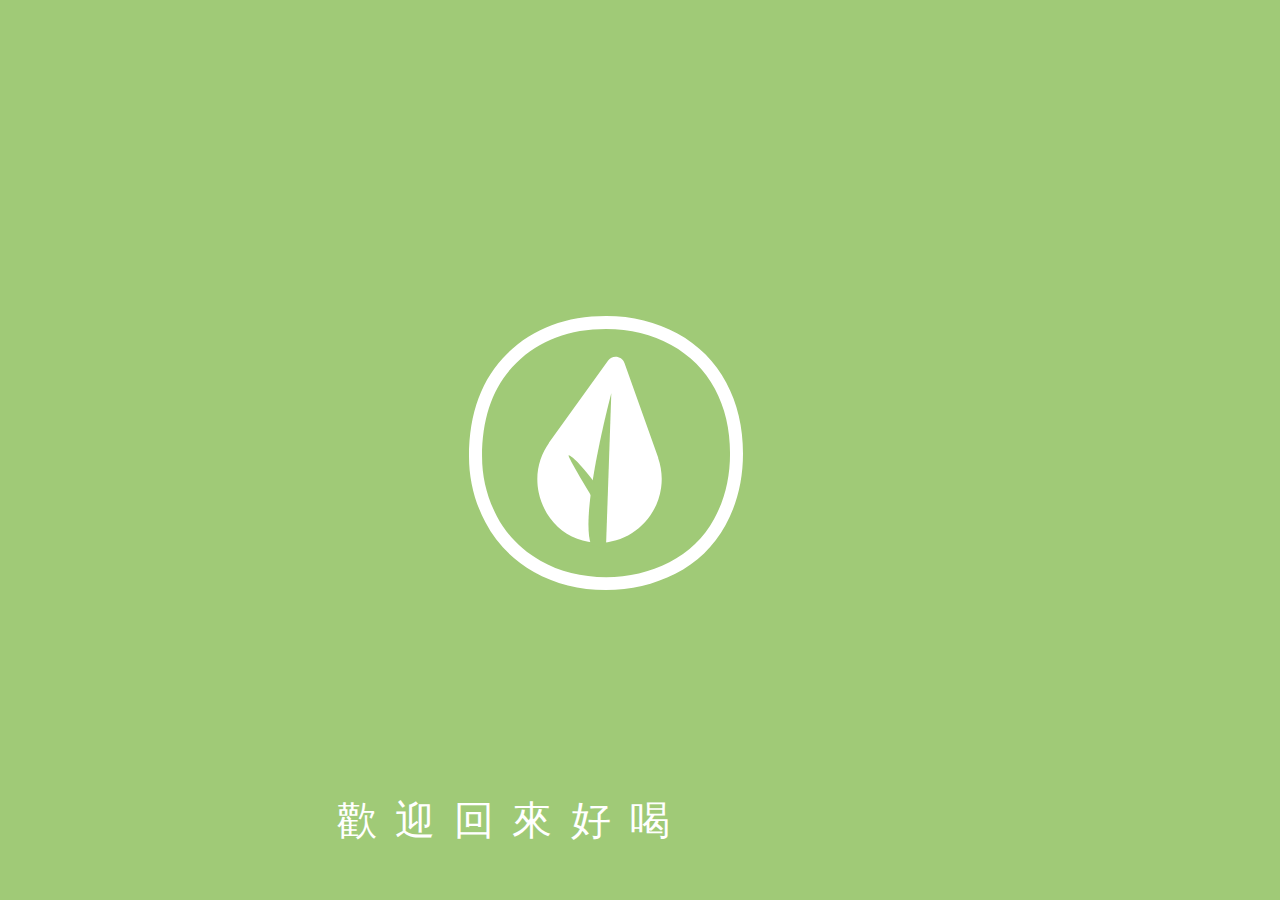
<file: index.html>
<!DOCTYPE html>
<html lang="en">

<head>
    <meta charset="UTF-8">
    <meta http-equiv="refresh" content="3" ;url=gender.html>
    <meta name="viewport" content="width=device-width, initial-scale=1.0">
    <link rel="stylesheet" href="./css/index.css">
    <title>Document</title>
</head>

<body style="background-color: #A0CA77;">
    <div class="logo">
        <img src="./img/logo.svg" alt="">
    </div>
    <div class="text">
        歡迎回來好喝
    </div>
</body>
<script>
    setTimeout("javascript:location.href='./gender.html'", 3000);</script>

</html>
</file>
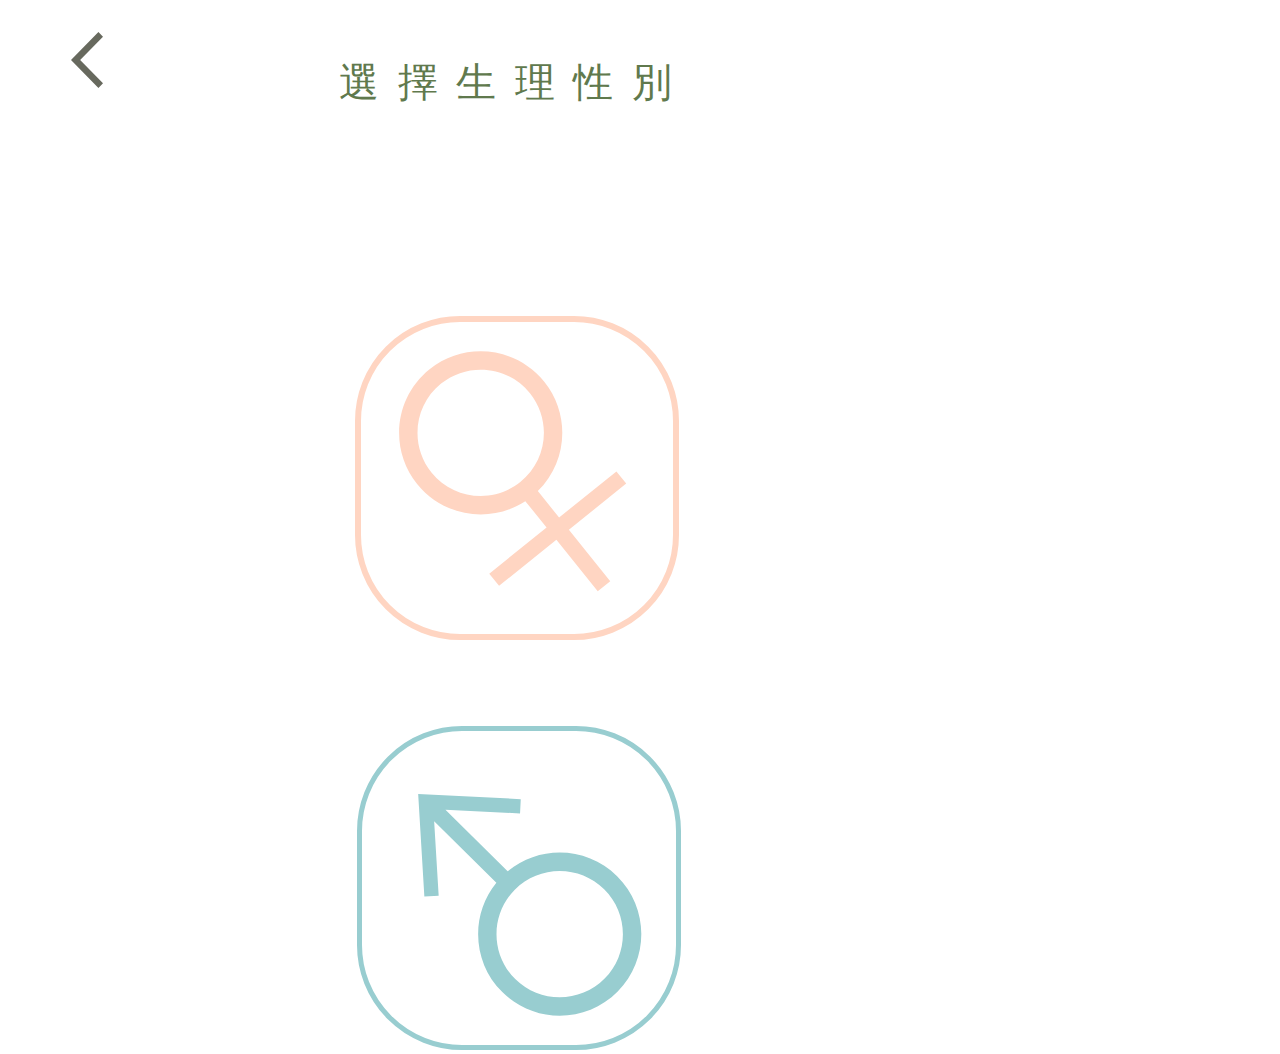
<file: gender.html>
<!DOCTYPE html>
<html lang="en">

<head>
    <meta charset="UTF-8">
    <meta http-equiv="X-UA-Compatible" content="IE=edge">
    <meta name="viewport" content="width=device-width, initial-scale=1.0">
    <link rel="stylesheet" href="./css/gender.css">
    <title>HOW DRINK好喝</title>
</head>

<body>
    <div class="return">
        <a href="#">
            <img src="./img/返回.svg" alt="">
        </a>
    </div>
    <div class="text">選擇生理性別
    </div>
    <div class="gender">
        <div class="girl">
            <a href="./weight.html">
                <img src="./img/女生.svg" alt="">
            </a>
        </div>
        <div class="boy">
            <a href="./weight.html">
                <img src="./img/男生.svg" alt="">
            </a>
        </div>
    </div>

</body>

</html>
</file>
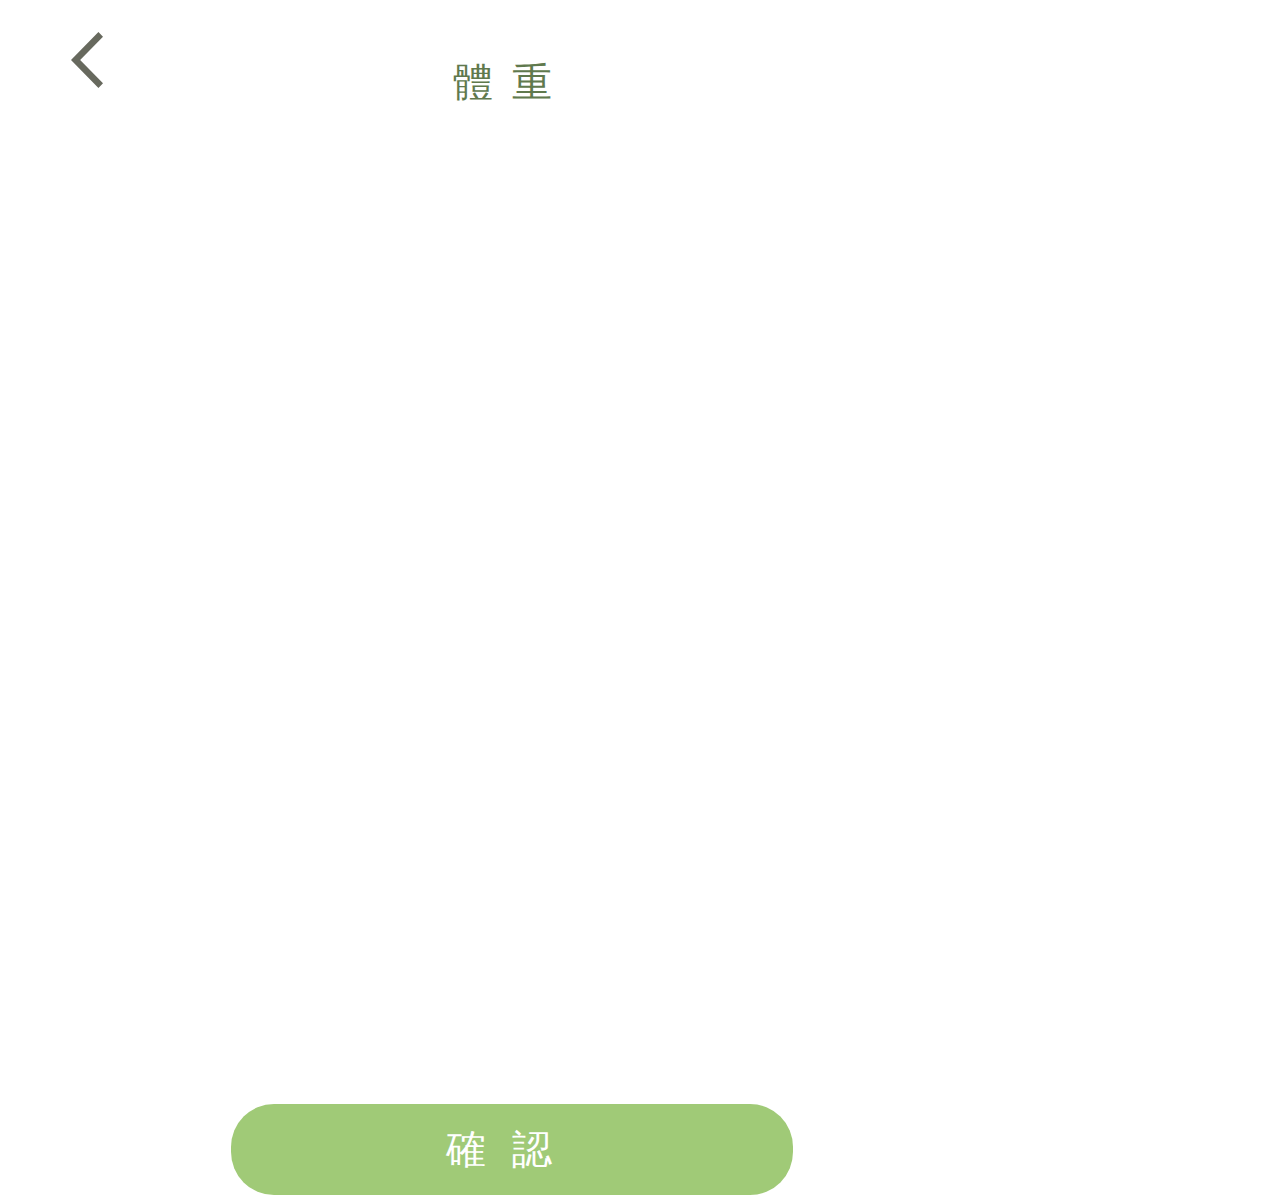
<file: weight.html>
<!DOCTYPE html>
<html lang="en">

<head>
    <meta charset="UTF-8">
    <meta http-equiv="X-UA-Compatible" content="IE=edge">
    <meta name="viewport" content="width=device-width, initial-scale=1.0">
    <link rel="stylesheet" href="./css/weight.css">
    <title>Document</title>
</head>

<body>
    <div class="return">
        <a href="./gender.html">
            <img src="./img/返回.svg" alt="">
        </a>
    </div>
    <div class="text">
        體重
    </div>
    <form action="#">
        <input type="submit" name="確認" value="確認">
    </form>
</body>

</html>
</file>
<file: css/index.css>
.body{
    width: 1024px;
    height: 1366px;
    background-color: #A0CA77;
}

.logo{
    position: absolute;
    left: 36.62%;
    right: 36.62%;
    top: 35.07%;
    bottom: 44.88%;
}

.text{
    position: absolute;
    width: 425px;
    height: 41px;
    left: 300px;
    top: 794px;   
    font-family: Noto Sans;
    font-style: normal;
    font-weight: normal;
    font-size: 40px;
    line-height: 54px;
    text-align: center;
    letter-spacing: 0.465em;
    color: #FFFFFF;
}
</file>
<file: css/gender.css>
.body{
    width: 1024px;
    height: 1366px;
}

.text{
    position: absolute;
    width: 400px;
    height: 43px;
    left: 339px;
    top: 56px;
    font-family: Noto Sans;
    font-style: normal;
    font-weight: normal;
    font-size: 40px;
    line-height: 54px;
    letter-spacing: 0.465em;
    color: #60794D;
}

.return{
    position: absolute;
    left: 5.57%;
    right: 91.31%;
    top: 3.59%;
    bottom: 92.31%;
}

.gender .girl{
    position: absolute;
    width: 324px;
    height: 324px;
    left: 355px;
    top: 316px;
}

.gender .boy{
    position: absolute;
    width: 324px;
    height: 324px;
    left: 357px;
    top: 726px;
}
</file>
<file: css/weight.css>
.body{
    width: 1024px;
    height: 1366px;
}

.return{
    position: absolute;
    left: 5.57%;
    right: 91.31%;
    top: 3.59%;
    bottom: 92.31%;
}

.text{
    position: absolute;
    width: 346px;
    height: 43px;
    left: 339px;
    top: 56px;
    font-family: Noto Sans;
    font-style: normal;
    font-weight: normal;
    font-size: 40px;
    line-height: 54px;
    text-align: center;
    letter-spacing: 0.465em;
    color: #60794D;
}

input{
    position: absolute;
    color: white;
    width: 562px;
    height: 91px;
    left: 231px;
    top: 1104px;
    border: 0;
    background: #A0CA77;
    border-radius: 43px;
    font-family: Heebo;
    font-style: normal;
    font-weight: normal;
    font-size: 40px;
    line-height: 100%;
    text-align: center;
    letter-spacing: 0.65em
}
</file>
